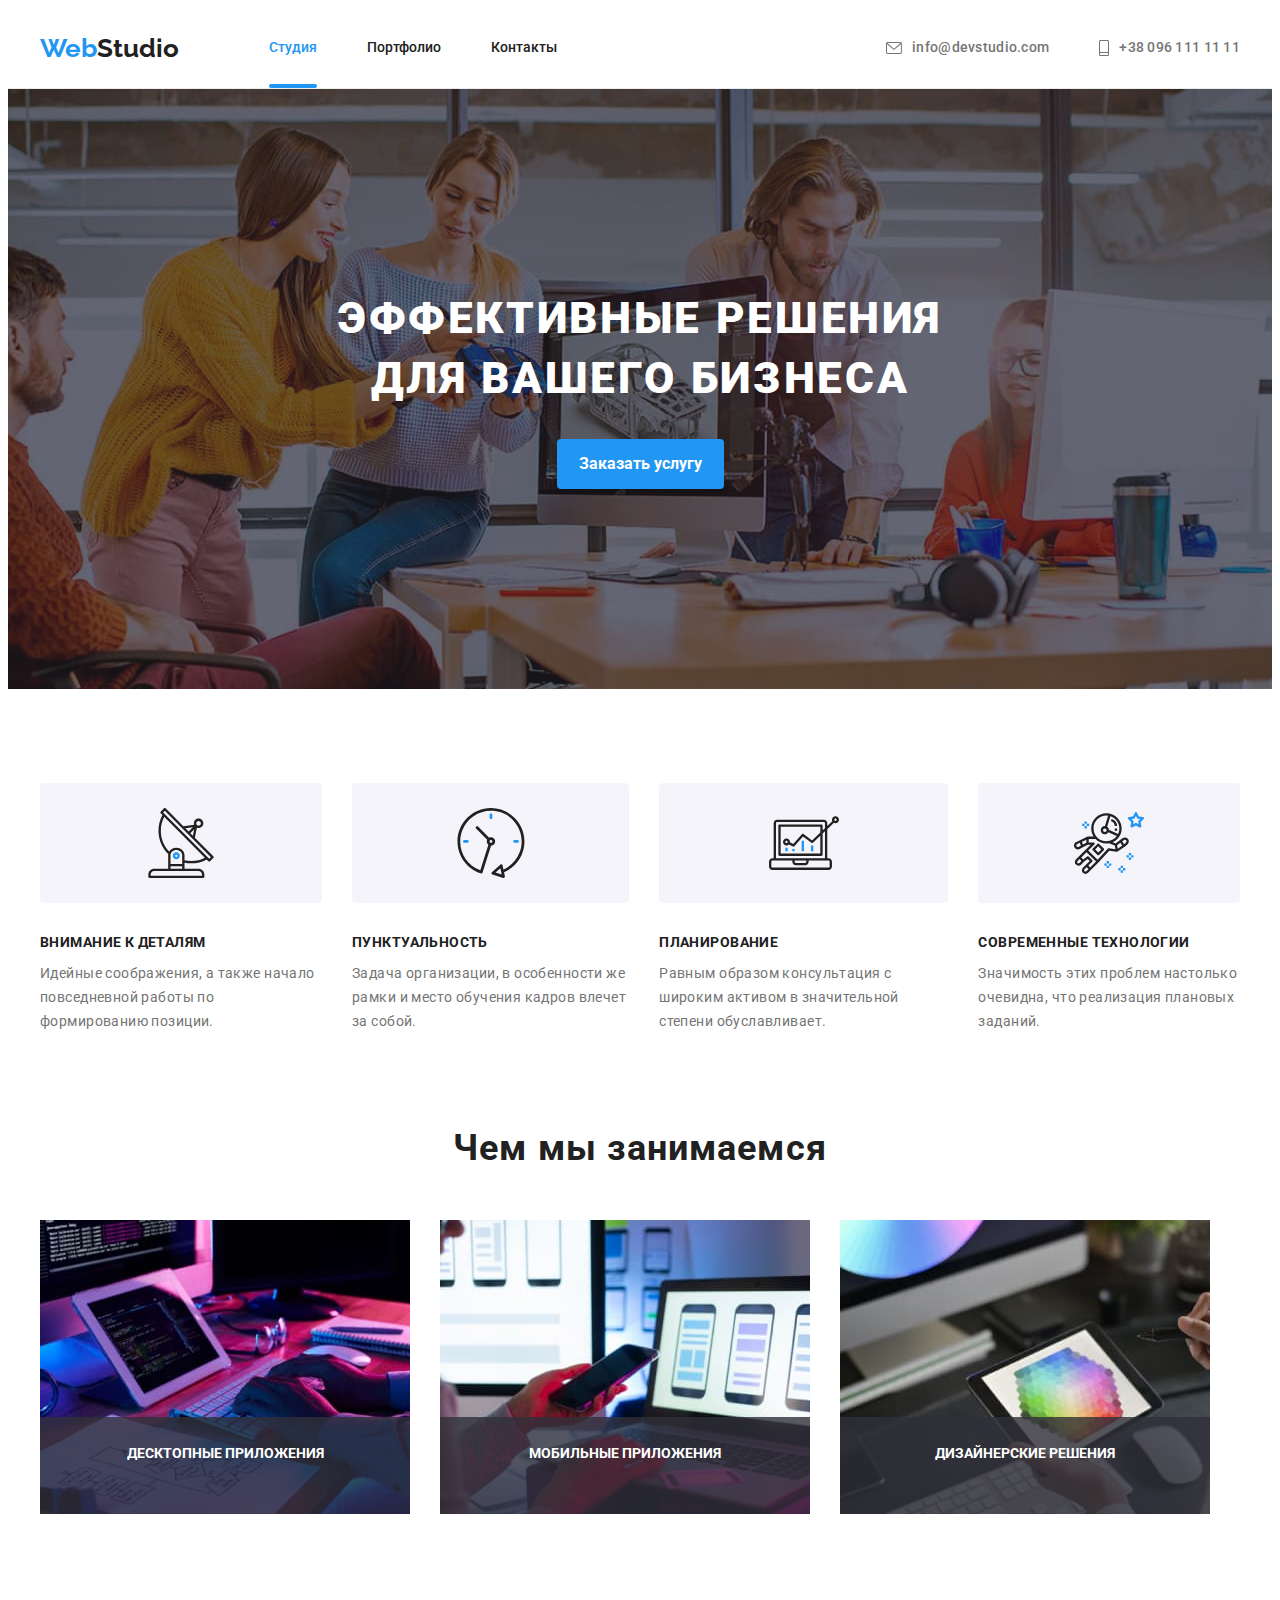
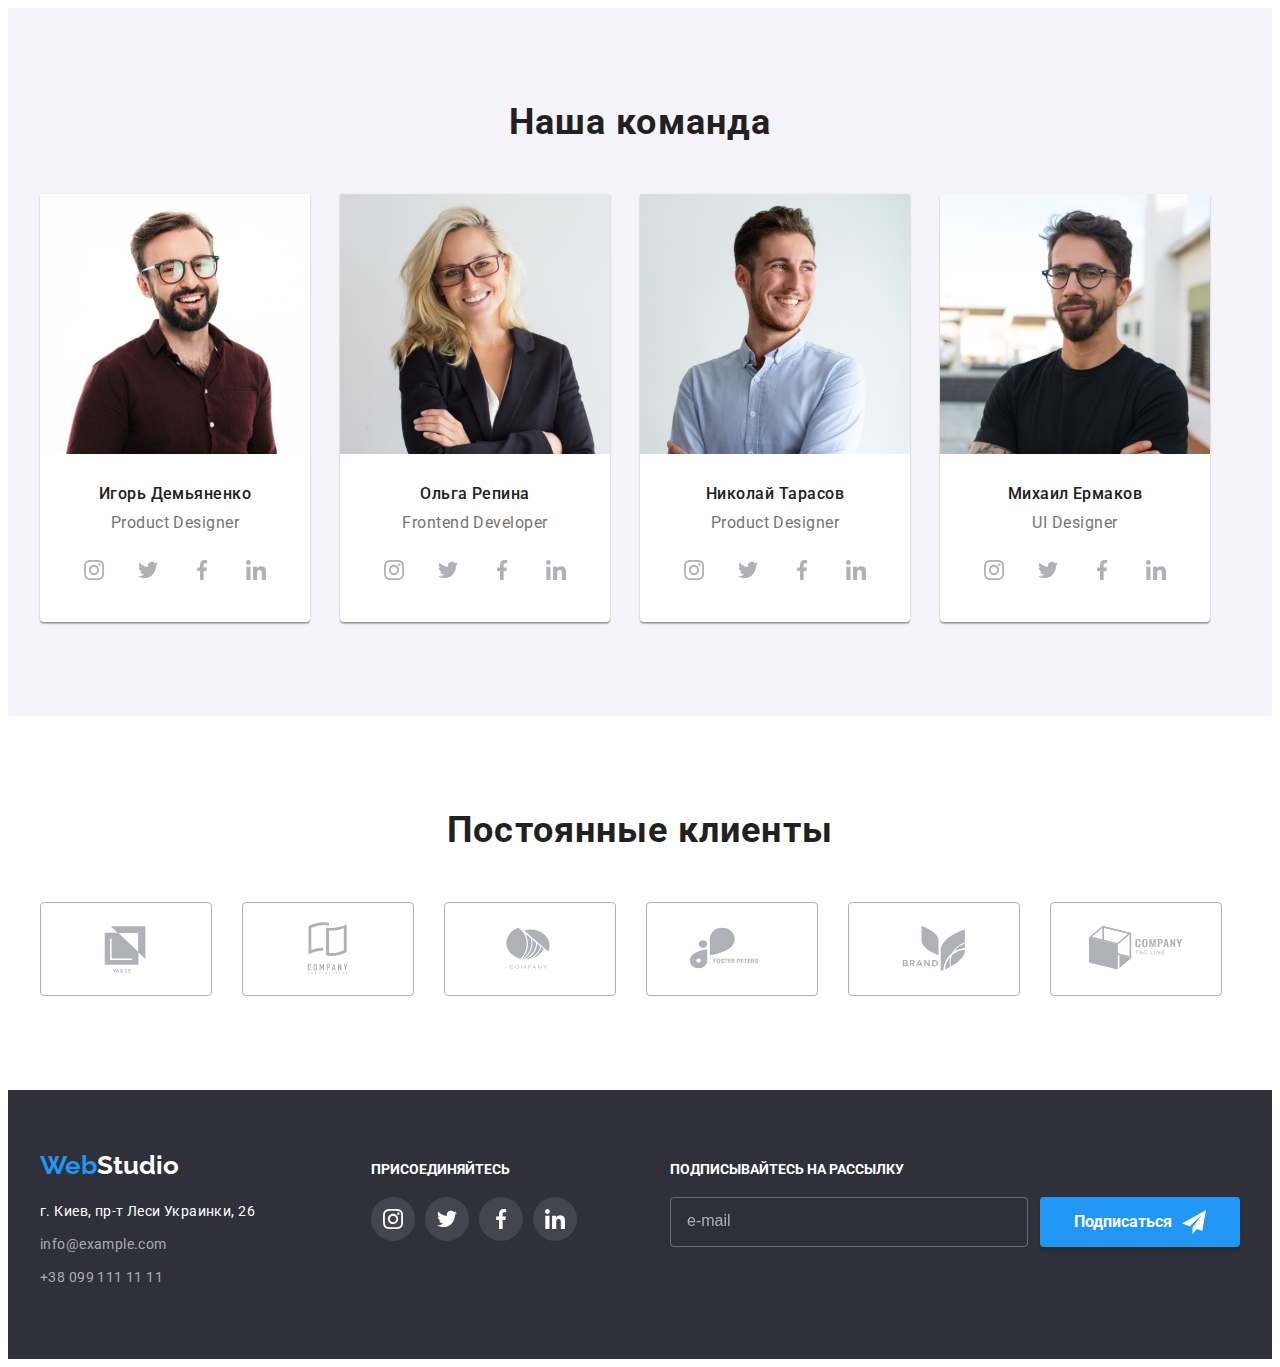
<file: index.html>
<!DOCTYPE html>
<html lang="ru">
  <head>
    <meta charset="UTF-8" />
    <meta http-equiv="X-UA-Compatible" content="IE=edge" />
    <meta name="viewport" content="width=device-width, initial-scale=1.0" />
    <title>Webstudio</title>
    <link rel="preconnect" href="https://fonts.googleapis.com" />
    <link rel="preconnect" href="https://fonts.gstatic.com" crossorigin />
    <link
      href="https://fonts.googleapis.com/css2?family=Raleway:wght@700&family=Roboto:wght@400;500;700;900&display=swap"
      rel="stylesheet"
    />
    <link
      rel="stylesheet"
      href="https://cdnjs.cloudflare.com/ajax/libs/modern-normalize/1.1.0/modern-normalize.min.css"
      integrity="sha512-wpPYUAdjBVSE4KJnH1VR1HeZfpl1ub8YT/NKx4PuQ5NmX2tKuGu6U/JRp5y+Y8XG2tV+wKQpNHVUX03MfMFn9Q=="
      crossorigin="anonymous"
      referrerpolicy="no-referrer"
    />
    <link rel="stylesheet" href="./css/style.css" />
  </head>
  <body>
    <header class="header">
      <div class="container div-header">
        <a class="link header-logo" href=""
          >Web<span class="header-logo-part">Studio</span></a
        >
        <nav class="header-nav">
          <ul class="list header-list">
            <li class="header-item">
              <a class="link header-link curent" href="">Студия</a>
            </li>
            <li class="header-item">
              <a class="link header-link" href="./portfolio.html">Портфолио</a>
            </li>
            <li class="header-item">
              <a class="link header-link" href="">Контакты</a>
            </li>
          </ul>
        </nav>
        <ul class="list header-info">
          <li class="header-info-item">
            <a class="link header-mail" href="mailto:info@devstudio.com"
              ><svg class="header-mail-icon" width="16" height="12">
                <use href="./images/icons.svg#icon-envelope-header"></use></svg
              >info@devstudio.com</a
            >
          </li>
          <li class="header-info-item">
            <a class="link header-tell" href="tel:+380961111111"
              ><svg class="header-tell-icon" width="10" height="16">
                <use href="./images/icons.svg#icon-Vector-header"></use></svg
              >+38 096 111 11 11</a
            >
          </li>
        </ul>
      </div>
    </header>
    <main>
      <section class="hero">
        <div class="container">
          <h1 class="hero-title">Эффективные решения для вашего бизнеса</h1>
          <button type="button" class="hero-btn" data-modal-open>
            Заказать услугу
          </button>
        </div>
      </section>
      <section class="section benefits">
        <div class="container">
          <h2 class="benefits-title visually-hidden">Наши преимущества</h2>
          <ul class="list benefits-list">
            <li class="benefits-item">
              <div class="benefits-icon-item">
                <svg class="benefits-icon" width="70" height="70">
                  <use href="./images/icons.svg#icon-antenna"></use>
                </svg>
              </div>
              <h3 class="benefits-h3">Внимание к деталям</h3>
              <p class="benefits-pr">
                Идейные соображения, а также начало повседневной работы по
                формированию позиции.
              </p>
            </li>
            <li class="benefits-item">
              <div class="benefits-icon-item">
                <svg class="benefits-icon" width="70" height="70">
                  <use href="./images/icons.svg#icon-clock"></use>
                </svg>
              </div>
              <h3 class="benefits-h3">Пунктуальность</h3>
              <p class="benefits-pr">
                Задача организации, в особенности же рамки и место обучения
                кадров влечет за собой.
              </p>
            </li>
            <li class="benefits-item">
              <div class="benefits-icon-item">
                <svg class="benefits-icon" width="70" height="70">
                  <use href="./images/icons.svg#icon-diagram"></use>
                </svg>
              </div>
              <h3 class="benefits-h3">Планирование</h3>
              <p class="benefits-pr">
                Равным образом консультация с широким активом в значительной
                степени обуславливает.
              </p>
            </li>
            <li class="benefits-item">
              <div class="benefits-icon-item">
                <svg class="benefits-icon" width="70" height="70">
                  <use href="./images/icons.svg#icon-astronaut"></use>
                </svg>
              </div>
              <h3 class="benefits-h3">Современные технологии</h3>
              <p class="benefits-pr">
                Значимость этих проблем настолько очевидна, что реализация
                плановых заданий.
              </p>
            </li>
          </ul>
        </div>
      </section>
      <section class="section work">
        <div class="container">
          <h2 class="work-title">Чем мы занимаемся</h2>
          <ul class="list work-list">
            <li class="work-item">
              <img
                src="./images/1img.jpg"
                alt="печатает"
                width="370"
                height="294"
              />
              <div class="work-div">
                <h3 class="work-div-h3">ДЕСКТОПНЫЕ ПРИЛОЖЕНИЯ</h3>
              </div>
            </li>
            <li class="work-item">
              <img
                src="./images/1img2.jpg"
                alt="смотрит на экран"
                width="370"
                height="294"
              />
              <div class="work-div">
                <h3 class="work-div-h3">МОБИЛЬНЫЕ ПРИЛОЖЕНИЯ</h3>
              </div>
            </li>
            <li class="work-item">
              <img
                src="./images/1img3.jpg"
                alt="работает с планшетом"
                width="370"
                height="294"
              />
              <div class="work-div">
                <h3 class="work-div-h3">ДИЗАЙНЕРСКИЕ РЕШЕНИЯ</h3>
              </div>
            </li>
          </ul>
        </div>
      </section>
      <section class="section team">
        <div class="container">
          <h2 class="team-title">Наша команда</h2>
          <ul class="list team-list">
            <li class="team-item">
              <img
                src="./images/2img1.jpg"
                alt="Игорь Демьяненко"
                width="270"
                height="260"
              />
              <div class="team-div-img">
                <h3 class="team-name">Игорь Демьяненко</h3>
                <p lang="en" class="team-pr">Product Designer</p>
                <ul class="team-social-list list">
                  <li class="team-social-item">
                    <a href="" class="team-social-link">
                      <svg class="team-social-icon" width="20" height="20">
                        <use href="./images/icons.svg#icon-instagram"></use>
                      </svg>
                    </a>
                  </li>
                  <li class="team-social-item">
                    <a href="" class="team-social-link">
                      <svg class="team-social-icon" width="20" height="20">
                        <use href="./images/icons.svg#icon-twitter"></use></svg
                    ></a>
                  </li>
                  <li class="team-social-item">
                    <a href="" class="team-social-link">
                      <svg class="team-social-icon" width="20" height="20">
                        <use href="./images/icons.svg#icon-facebook"></use>
                      </svg>
                    </a>
                  </li>
                  <li class="team-social-item">
                    <a href="" class="team-social-link">
                      <svg class="team-social-icon" width="20" height="20">
                        <use href="./images/icons.svg#icon-linkedin"></use>
                      </svg>
                    </a>
                  </li>
                </ul>
              </div>
            </li>
            <li class="team-item">
              <img
                src="./images/2img2.jpg"
                alt="Ольга Репина"
                width="270"
                height="260"
              />
              <div class="team-div-img">
                <h3 class="team-name">Ольга Репина</h3>
                <p lang="en" class="team-pr">Frontend Developer</p>
                <ul class="team-social-list list">
                  <li class="team-social-item">
                    <a href="" class="team-social-link">
                      <svg class="team-social-icon" width="20" height="20">
                        <use href="./images/icons.svg#icon-instagram"></use>
                      </svg>
                    </a>
                  </li>
                  <li class="team-social-item">
                    <a href="" class="team-social-link">
                      <svg class="team-social-icon" width="20" height="20">
                        <use href="./images/icons.svg#icon-twitter"></use></svg
                    ></a>
                  </li>
                  <li class="team-social-item">
                    <a href="" class="team-social-link">
                      <svg class="team-social-icon" width="20" height="20">
                        <use href="./images/icons.svg#icon-facebook"></use>
                      </svg>
                    </a>
                  </li>
                  <li class="team-social-item">
                    <a href="" class="team-social-link">
                      <svg class="team-social-icon" width="20" height="20">
                        <use href="./images/icons.svg#icon-linkedin"></use>
                      </svg>
                    </a>
                  </li>
                </ul>
              </div>
            </li>
            <li class="team-item">
              <img
                src="./images/2img3.jpg"
                alt="Николай Тарасов"
                width="270"
                height="260"
              />
              <div class="team-div-img">
                <h3 class="team-name">Николай Тарасов</h3>
                <p lang="en" class="team-pr">Product Designer</p>
                <ul class="team-social-list list">
                  <li class="team-social-item">
                    <a href="" class="team-social-link">
                      <svg class="team-social-icon" width="20" height="20">
                        <use href="./images/icons.svg#icon-instagram"></use>
                      </svg>
                    </a>
                  </li>
                  <li class="team-social-item">
                    <a href="" class="team-social-link">
                      <svg class="team-social-icon" width="20" height="20">
                        <use href="./images/icons.svg#icon-twitter"></use></svg
                    ></a>
                  </li>
                  <li class="team-social-item">
                    <a href="" class="team-social-link">
                      <svg class="team-social-icon" width="20" height="20">
                        <use href="./images/icons.svg#icon-facebook"></use>
                      </svg>
                    </a>
                  </li>
                  <li class="team-social-item">
                    <a href="" class="team-social-link">
                      <svg class="team-social-icon" width="20" height="20">
                        <use href="./images/icons.svg#icon-linkedin"></use>
                      </svg>
                    </a>
                  </li>
                </ul>
              </div>
            </li>
            <li class="team-item">
              <img
                src="./images/2img4.jpg"
                alt="Михаил Ермаков"
                width="270"
                height="260"
              />
              <div class="team-div-img">
                <h3 class="team-name">Михаил Ермаков</h3>
                <p lang="en" class="team-pr">UI Designer</p>
                <ul class="team-social-list list">
                  <li class="team-social-item">
                    <a href="" class="team-social-link">
                      <svg class="team-social-icon" width="20" height="20">
                        <use href="./images/icons.svg#icon-instagram"></use>
                      </svg>
                    </a>
                  </li>
                  <li class="team-social-item">
                    <a href="" class="team-social-link">
                      <svg class="team-social-icon" width="20" height="20">
                        <use href="./images/icons.svg#icon-twitter"></use></svg
                    ></a>
                  </li>
                  <li class="team-social-item">
                    <a href="" class="team-social-link">
                      <svg class="team-social-icon" width="20" height="20">
                        <use href="./images/icons.svg#icon-facebook"></use>
                      </svg>
                    </a>
                  </li>
                  <li class="team-social-item">
                    <a href="" class="team-social-link">
                      <svg class="team-social-icon" width="20" height="20">
                        <use href="./images/icons.svg#icon-linkedin"></use>
                      </svg>
                    </a>
                  </li>
                </ul>
              </div>
            </li>
          </ul>
        </div>
      </section>
      <section class="section">
        <div class="container">
          <h1 class="regular-customers-title">Постоянные клиенты</h1>
          <ul class="regular-customers-list list">
            <li class="regular-customers-item">
              <a href="" class="regular-customer-link">
                <svg class="regular-customer-icon" width="106" height="60">
                  <use
                    href="./images/icons.svg#icon-regular-customers-Logo1"
                  ></use>
                </svg>
              </a>
            </li>
            <li class="regular-customers-item">
              <a href="" class="regular-customer-link">
                <svg class="regular-customer-icon" width="106" height="60">
                  <use
                    href="./images/icons.svg#icon-regular-customers-Logo2"
                  ></use>
                </svg>
              </a>
            </li>
            <li class="regular-customers-item">
              <a href="" class="regular-customer-link">
                <svg class="regular-customer-icon" width="106" height="60">
                  <use
                    href="./images/icons.svg#icon-regular-customers-Logo3"
                  ></use>
                </svg>
              </a>
            </li>
            <li class="regular-customers-item">
              <a href="" class="regular-customer-link">
                <svg class="regular-customer-icon" width="106" height="60">
                  <use
                    href="./images/icons.svg#icon-regular-customers-Logo4"
                  ></use>
                </svg>
              </a>
            </li>
            <li class="regular-customers-item">
              <a href="" class="regular-customer-link">
                <svg class="regular-customer-icon" width="106" height="60">
                  <use
                    href="./images/icons.svg#icon-regular-customers-Logo5"
                  ></use>
                </svg>
              </a>
            </li>
            <li class="regular-customers-item">
              <a href="" class="regular-customer-link">
                <svg class="regular-customer-icon" width="106" height="60">
                  <use
                    href="./images/icons.svg#icon-regular-customers-Logo-6"
                  ></use>
                </svg>
              </a>
            </li>
          </ul>
        </div>
      </section>
    </main>
    <footer class="footer">
      <div class="container footer-div">
        <div class="footer-div-address-logo">
          <a class="link footer-logo" href=""
            >Web<span class="footer-logo-part">Studio</span>
          </a>
          <address class="footer-address">
            <ul class="list footer-list">
              <li class="footer-item">
                <a
                  class="link footer-location"
                  href="https://goo.gl/maps/NZAnRx6Gh4YfAg6n8"
                  target="_blank"
                  rel="noopener noreferre"
                  >г. Киев, пр-т Леси Украинки, 26</a
                >
              </li>
              <li class="footer-item">
                <a class="link footer-item-mail" href="mailto:info@example.com"
                  >info@example.com</a
                >
              </li>
              <li class="footer-item">
                <a class="link footer-item-tell" href="tel:+380991111111"
                  >+38 099 111 11 11</a
                >
              </li>
            </ul>
          </address>
        </div>
        <div class="footer-div-social-icon">
          <h3 class="footer-social-titel">ПРИСОЕДИНЯЙТЕСЬ</h3>
          <ul class="list footer-social-list">
            <li class="footer-social-item">
              <a href="" class="footer-social-link">
                <svg class="footer-social-icon" width="20" height="20">
                  <use href="./images/icons.svg#icon-instagram"></use>
                </svg>
              </a>
            </li>
            <li class="footer-social-item">
              <a href="" class="footer-social-link">
                <svg class="footer-social-icon" width="20" height="20">
                  <use href="./images/icons.svg#icon-twitter"></use></svg
              ></a>
            </li>
            <li class="footer-social-item">
              <a href="" class="footer-social-link">
                <svg class="footer-social-icon" width="20" height="20">
                  <use href="./images/icons.svg#icon-facebook"></use>
                </svg>
              </a>
            </li>
            <li class="footer-social-item">
              <a href="" class="footer-social-link">
                <svg class="footer-social-icon" width="20" height="20">
                  <use href="./images/icons.svg#icon-linkedin"></use>
                </svg>
              </a>
            </li>
          </ul>
        </div>
        <div class="footer-div-subscription">
          <h3 class="footer-title-subscription">ПОДПИСЫВАЙТЕСЬ НА РАССЫЛКУ</h3>
          <form action="#" class="footer-form-input-button">
            <input
              type="email"
              class="footer-form-subscription"
              placeholder="e-mail"
              name="email"
            />
            <button type="submit" class="footer-subscription-button">
              Подписаться<svg
                class="footer-subscription-button-icon"
                width="24"
                height="24"
              >
                <use href="./images/icons.svg#icon-airplan-button"></use>
              </svg>
            </button>
          </form>
        </div>
      </div>
    </footer>
    <div class="backdrop is-hidden" data-modal>
      <div class="modal">
        <button type="button" class="modal-close" data-modal-close>
          <svg class="modal-close-icon" width="11" height="11">
            <use href="./images/icons.svg#icon-Vectormodalwind"></use>
          </svg>
        </button>
        <p class="modal-title">Оставьте свои данные, мы вам перезвоним</p>
        <form action="#">
          <label class="label-modal"
            >Имя
            <input type="text" class="form-input" name="user-name" required />
            <svg class="input-icon" width="12" height="12">
              <use href="./images/icons.svg#icon-modal-name"></use>
            </svg>
          </label>
          <label class="label-modal"
            >Телефон
            <input type="tel" class="form-input" name="user-tel" required />
            <svg class="input-icon" width="13" height="13">
              <use href="./images/icons.svg#icon-modal-tel"></use>
            </svg>
          </label>
          <label class="label-modal"
            >Почта
            <input type="email" class="form-input" name="user-email" required />
            <svg class="input-icon" width="15" height="12">
              <use href="./images/icons.svg#icon-modal-email"></use>
            </svg>
          </label>
          <label class="label-user-comments" for="user-text">Коментарии</label>
          <textarea
            name="user-text"
            class="form-user-comments"
            placeholder="Введите текст"
            id="user-text"
          ></textarea>
          <div class="div-checkbox">
            <input
              type="checkbox"
              class="modal-checkbox visually-hidden"
              name="checkbox"
              required
              id="checkbox"
            />
            <label for="checkbox" class="text-checkbox">
              Соглашаюсь с рассылкой и принимаю
              <span
                ><a href="" class="link terms-of-an-agreement"
                  >Условия договора</a
                ></span
              >
            </label>
          </div>
          <button type="submit" class="modal-button">Отправить</button>
        </form>
      </div>
    </div>
    <script src="./js/modal.js"></script>
  </body>
</html>

<!-- required атрибут важности полей, без заполнения их фотма не отправится -->
</file>
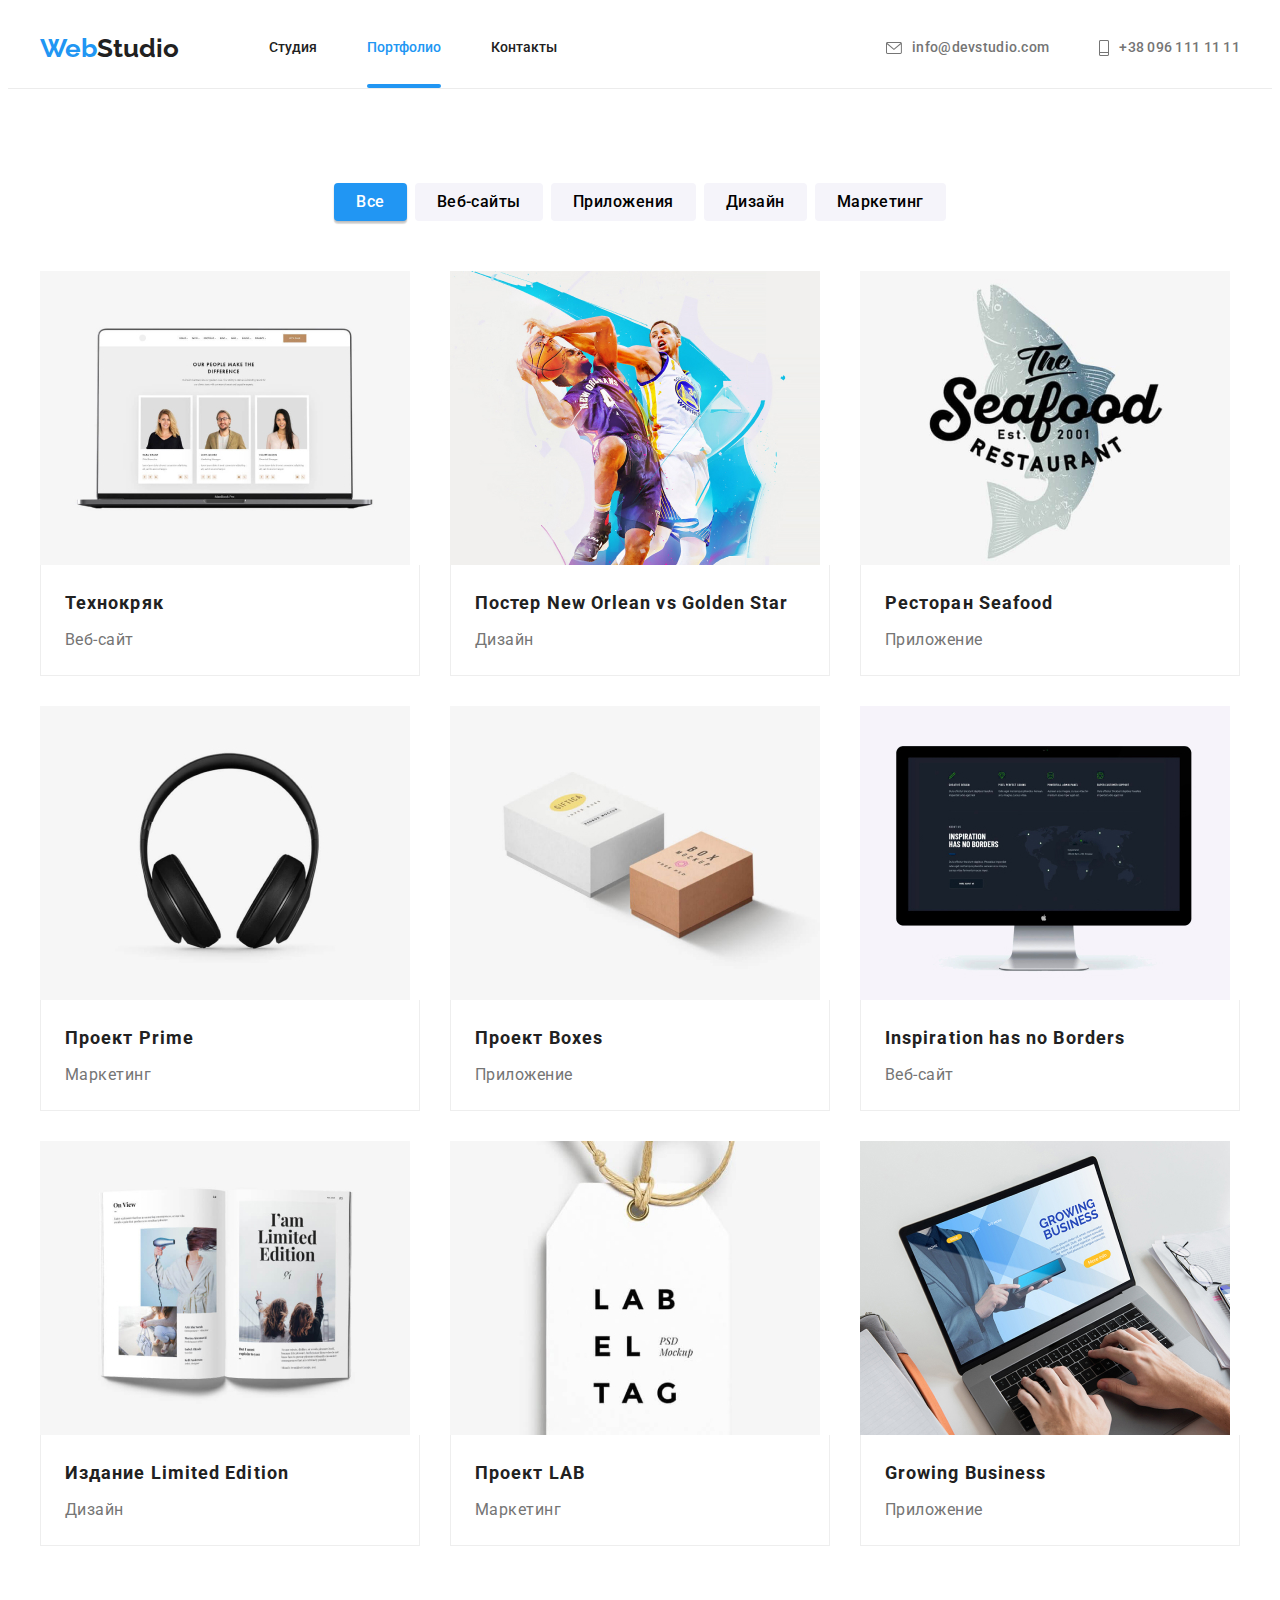
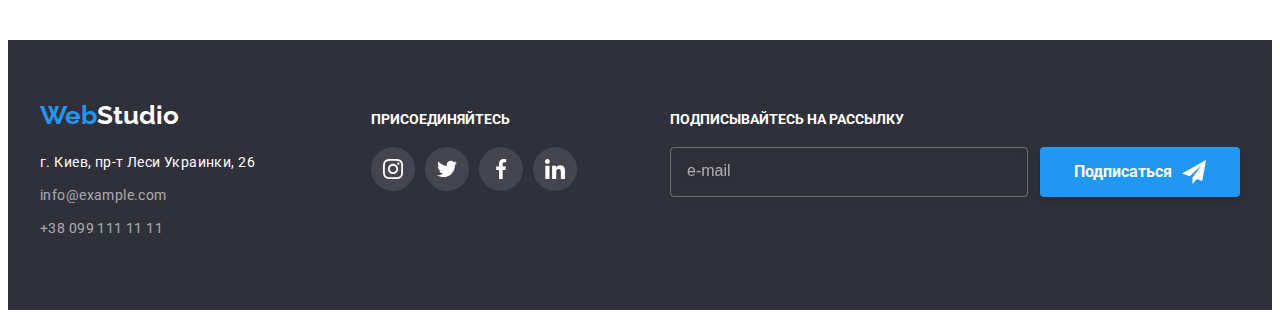
<file: portfolio.html>
<!DOCTYPE html>
<html lang="en">
  <head>
    <meta charset="UTF-8" />
    <meta http-equiv="X-UA-Compatible" content="IE=edge" />
    <meta name="viewport" content="width=device-width, initial-scale=1.0" />
    <title>Document</title>
    <link rel="preconnect" href="https://fonts.googleapis.com" />
    <link rel="preconnect" href="https://fonts.gstatic.com" crossorigin />
    <link
      href="https://fonts.googleapis.com/css2?family=Raleway:wght@700&family=Roboto:wght@400;500;700;900&display=swap"
      rel="stylesheet"
    />
    <link
      rel="stylesheet"
      href="https://cdnjs.cloudflare.com/ajax/libs/modern-normalize/1.1.0/modern-normalize.min.css"
      integrity="sha512-wpPYUAdjBVSE4KJnH1VR1HeZfpl1ub8YT/NKx4PuQ5NmX2tKuGu6U/JRp5y+Y8XG2tV+wKQpNHVUX03MfMFn9Q=="
      crossorigin="anonymous"
      referrerpolicy="no-referrer"
    />
    <link rel="stylesheet" href="./css/style.css " />
  </head>
  <body>
    <header class="header">
      <div class="container div-header">
        <a class="link header-logo" href=""
          >Web<span class="header-logo-part">Studio</span></a
        >
        <nav class="header-nav">
          <ul class="list header-list">
            <li class="header-item">
              <a class="link header-link" href="./index.html">Студия</a>
            </li>
            <li class="header-item">
              <a class="link header-link curent" href="./portfolio.html"
                >Портфолио</a
              >
            </li>
            <li class="header-item">
              <a class="link header-link" href="">Контакты</a>
            </li>
          </ul>
        </nav>
        <ul class="list header-info">
          <li class="header-info-item">
            <a class="link header-mail" href="mailto:info@devstudio.com"
              ><svg class="header-mail-icon" width="16" height="12">
                <use href="./images/icons.svg#icon-envelope-header"></use></svg
              >info@devstudio.com</a
            >
          </li>
          <li class="header-info-item">
            <a class="link header-tell" href="tel:+380961111111"
              ><svg class="header-tell-icon" width="10" height="16">
                <use href="./images/icons.svg#icon-Vector-header"></use></svg
              >+38 096 111 11 11</a
            >
          </li>
        </ul>
      </div>
    </header>
    <main>
      <section class="section portfolio">
        <div class="container">
          <h1 class="visually-hidden"></h1>
          <ul class="list portfolio-list-button">
            <li class="portfolio-btn-li">
              <button type="button" class="portfolio-btn curent2">Все</button>
            </li>
            <li class="portfolio-btn-li">
              <button type="button" class="portfolio-btn">Веб-сайты</button>
            </li>
            <li class="portfolio-btn-li">
              <button type="button" class="portfolio-btn">Приложения</button>
            </li>
            <li class="portfolio-btn-li">
              <button type="button" class="portfolio-btn">Дизайн</button>
            </li>
            <li class="portfolio-btn-li">
              <button type="button" class="portfolio-btn">Маркетинг</button>
            </li>
          </ul>
          <ul class="list portfolio-list">
            <li class="portfolio-item">
              <a class="portfolio-link link" href="">
                <div class="portfolio-div-img">
                  <img
                    src="./images/3img1.jpg"
                    alt="ноутбук"
                    width="370"
                    height="294"
                  />
                  <p class="portfolio-text-img">
                    Технокряк это современная площадка распространения
                    коронавируса. Компании используют эту платформу для
                    цифрового шпионажа и атак на защищённые сервера конкурентов.
                  </p>
                </div>
                <div class="div-portfolio-text">
                  <h2 class="portfolio-title">Технокряк</h2>
                  <p class="portfolio-pr">Веб-сайт</p>
                </div>
              </a>
            </li>
            <li class="portfolio-item">
              <a class="portfolio-link link" href="">
                <div class="portfolio-div-img">
                  <img
                    src="./images/3img2.jpg"
                    alt="баскетбол"
                    width="370"
                    height="294"
                  />
                  <p class="portfolio-text-img">
                    Технокряк это современная площадка распространения
                    коронавируса. Компании используют эту платформу для
                    цифрового шпионажа и атак на защищённые сервера конкурентов.
                  </p>
                </div>
                <div class="div-portfolio-text">
                  <h2 class="portfolio-title">
                    Постер <span lang="en">New Orlean vs Golden Star</span>
                  </h2>
                  <p class="portfolio-pr">Дизайн</p>
                </div>
              </a>
            </li>
            <li class="portfolio-item">
              <a class="portfolio-link link" href="">
                <div class="portfolio-div-img">
                  <img
                    src="./images/3img3.jpg"
                    alt="лого ресторана"
                    width="370"
                    height="294"
                  />
                  <p class="portfolio-text-img">
                    Технокряк это современная площадка распространения
                    коронавируса. Компании используют эту платформу для
                    цифрового шпионажа и атак на защищённые сервера конкурентов.
                  </p>
                </div>
                <div class="div-portfolio-text">
                  <h2 class="portfolio-title">
                    Ресторан <span lang="en">Seafood</span>
                  </h2>
                  <p class="portfolio-pr">Приложение</p>
                </div>
              </a>
            </li>
            <li class="portfolio-item">
              <a class="portfolio-link link" href="">
                <div class="portfolio-div-img">
                  <img
                    src="./images/3img4.jpg"
                    alt="наушники"
                    width="370"
                    height="294"
                  />
                  <p class="portfolio-text-img">
                    Технокряк это современная площадка распространения
                    коронавируса. Компании используют эту платформу для
                    цифрового шпионажа и атак на защищённые сервера конкурентов.
                  </p>
                </div>
                <div class="div-portfolio-text">
                  <h2 class="portfolio-title">
                    Проект <span lang="en">Prime</span>
                  </h2>
                  <p class="portfolio-pr">Маркетинг</p>
                </div>
              </a>
            </li>
            <li class="portfolio-item">
              <a class="portfolio-link link" href="">
                <div class="portfolio-div-img">
                  <img
                    src="./images/3img5.jpg"
                    alt="коробки"
                    width="370"
                    height="294"
                  />
                  <p class="portfolio-text-img">
                    Технокряк это современная площадка распространения
                    коронавируса. Компании используют эту платформу для
                    цифрового шпионажа и атак на защищённые сервера конкурентов.
                  </p>
                </div>
                <div class="div-portfolio-text">
                  <h2 class="portfolio-title">
                    Проект <span lang="en">Boxes</span>
                  </h2>
                  <p class="portfolio-pr">Приложение</p>
                </div>
              </a>
            </li>
            <li class="portfolio-item">
              <a class="link portfolio-link" href="">
                <div class="portfolio-div-img">
                  <img
                    src="./images/3img6.jpg"
                    alt="монитор"
                    width="370"
                    height="294"
                  />
                  <p class="portfolio-text-img">
                    Технокряк это современная площадка распространения
                    коронавируса. Компании используют эту платформу для
                    цифрового шпионажа и атак на защищённые сервера конкурентов.
                  </p>
                </div>
                <div class="div-portfolio-text">
                  <h2 lang="en" class="portfolio-title">
                    Inspiration has no Borders
                  </h2>
                  <p class="portfolio-pr">Веб-сайт</p>
                </div>
              </a>
            </li>
            <li class="portfolio-item">
              <a class="portfolio-link link" href="">
                <div class="portfolio-div-img">
                  <img
                    src="./images/3img7.jpg"
                    alt="книга"
                    width="370"
                    height="294"
                  />
                  <p class="portfolio-text-img">
                    Технокряк это современная площадка распространения
                    коронавируса. Компании используют эту платформу для
                    цифрового шпионажа и атак на защищённые сервера конкурентов.
                  </p>
                </div>
                <div class="div-portfolio-text">
                  <h2 class="portfolio-title">
                    Издание <span lang="en">Limited Edition</span>
                  </h2>
                  <p class="portfolio-pr">Дизайн</p>
                </div>
              </a>
            </li>
            <li class="portfolio-item">
              <a class="portfolio-link link" href="">
                <div class="portfolio-div-img">
                  <img
                    src="./images/3img8.jpg"
                    alt="бирка"
                    width="370"
                    height="294"
                  />
                  <p class="portfolio-text-img">
                    Технокряк это современная площадка распространения
                    коронавируса. Компании используют эту платформу для
                    цифрового шпионажа и атак на защищённые сервера конкурентов.
                  </p>
                </div>
                <div class="div-portfolio-text">
                  <h2 class="portfolio-title">Проект LAB</h2>
                  <p class="portfolio-pr">Маркетинг</p>
                </div>
              </a>
            </li>
            <li class="portfolio-item">
              <a class="portfolio-link link" href="">
                <div class="portfolio-div-img">
                  <img
                    src="./images/3img9.jpg"
                    alt="руки на ноутбуке"
                    width="370"
                    height="294"
                  />
                  <p class="portfolio-text-img">
                    Технокряк это современная площадка распространения
                    коронавируса. Компании используют эту платформу для
                    цифрового шпионажа и атак на защищённые сервера конкурентов.
                  </p>
                </div>
                <div class="div-portfolio-text">
                  <h2 lang="en" class="portfolio-title">Growing Business</h2>
                  <p class="portfolio-pr">Приложение</p>
                </div>
              </a>
            </li>
          </ul>
        </div>
      </section>
    </main>
    <footer class="footer">
      <div class="container footer-div">
        <div class="footer-div-address-logo">
          <a class="link footer-logo" href=""
            >Web<span class="footer-logo-part">Studio</span>
          </a>
          <address class="footer-address">
            <ul class="list footer-list">
              <li class="footer-item">
                <a
                  class="link footer-location"
                  href="https://goo.gl/maps/NZAnRx6Gh4YfAg6n8"
                  target="_blank"
                  rel="noopener noreferre"
                  >г. Киев, пр-т Леси Украинки, 26</a
                >
              </li>
              <li class="footer-item">
                <a class="link footer-item-mail" href="mailto:info@example.com"
                  >info@example.com</a
                >
              </li>
              <li class="footer-item">
                <a class="link footer-item-tell" href="tel:+380991111111"
                  >+38 099 111 11 11</a
                >
              </li>
            </ul>
          </address>
        </div>
        <div class="footer-div-social-icon">
          <h3 class="footer-social-titel">ПРИСОЕДИНЯЙТЕСЬ</h3>
          <ul class="list footer-social-list">
            <li class="footer-social-item">
              <a href="" class="footer-social-link">
                <svg class="footer-social-icon" width="20" height="20">
                  <use href="./images/icons.svg#icon-instagram"></use>
                </svg>
              </a>
            </li>
            <li class="footer-social-item">
              <a href="" class="footer-social-link">
                <svg class="footer-social-icon" width="20" height="20">
                  <use href="./images/icons.svg#icon-twitter"></use></svg
              ></a>
            </li>
            <li class="footer-social-item">
              <a href="" class="footer-social-link">
                <svg class="footer-social-icon" width="20" height="20">
                  <use href="./images/icons.svg#icon-facebook"></use>
                </svg>
              </a>
            </li>
            <li class="footer-social-item">
              <a href="" class="footer-social-link">
                <svg class="footer-social-icon" width="20" height="20">
                  <use href="./images/icons.svg#icon-linkedin"></use>
                </svg>
              </a>
            </li>
          </ul>
        </div>
        <div class="footer-div-subscription">
          <h3 class="footer-title-subscription">ПОДПИСЫВАЙТЕСЬ НА РАССЫЛКУ</h3>
          <form action="#" class="footer-form-input-button">
            <input
              type="email"
              class="footer-form-subscription"
              placeholder="e-mail"
              name="email"
            />
            <button type="submit" class="footer-subscription-button">
              Подписаться<svg
                class="footer-subscription-button-icon"
                width="24"
                height="24"
              >
                <use href="./images/icons.svg#icon-airplan-button"></use>
              </svg>
            </button>
          </form>
        </div>
      </div>
    </footer>
    <script src="./js/modal.js"></script>
  </body>
</html>
</file>
<file: css/style.css>
:root {
  --heading: #212121;
  --blue: #2196f3;
  --paragraph: #757575;
  --bg: #2f303a;
  --white: #ffffff;
}

body {
  font-family: "Roboto", sans-serif;
}

p,
h1,
h2,
h3,
h4,
h5,
h6 {
  margin: 0;
}

ul {
  margin: 0;
  padding: 0;
}

button {
  cursor: pointer;
}

.container {
  width: 1200px;
  padding-left: 15px;
  padding-right: 15px;
  margin: 0 auto;
}

img {
  display: block;
}

.list {
  list-style: none;
}

.link {
  text-decoration: none;
}

/* .portfolio-btn:focus,
.portfolio-btn:hover, */
.header-tell:hover,
.header-mail:hover,
.header-tell:focus,
.header-mail:focus,
.header-link:hover,
.header-link:focus {
  color: var(--blue);
}

.visually-hidden {
  position: absolute;
  white-space: nowrap;
  width: 1px;
  height: 1px;
  overflow: hidden;
  border: 0;
  padding: 0;
  clip: rect(0 0 0 0);
  clip-path: inset(50%);
  margin: -1px;
}

/* header */

.header {
  border-bottom: 1px solid #ececec;
}

.div-header {
  display: flex;
  align-items: center;
}

.header-link {
  font-weight: 500;
  font-size: 14px;
  line-height: 1.14;
  color: var(--heading);
  display: flex;
  /* flex-direction: column; */
  transition: color 250ms cubic-bezier(0.4, 0, 0.2, 1);
}

.curent {
  color: var(--blue);
  position: relative;
}

.curent::after {
  content: "";
  height: 4px;
  width: 100%;
  background-color: var(--blue);
  border-radius: 2px;
  /* margin-top: 28px; */
  position: absolute;
  top: 44px;
}

.header-logo {
  font-family: "Raleway", sans-serif;
  font-weight: 700;
  font-size: 26px;
  line-height: 1.19;
  color: var(--blue);
  padding-top: 25px;
  padding-bottom: 24px;
  margin-right: 90px;
}

.header-logo-part {
  color: var(--heading);
}

.header-list {
  display: flex;
}

.header-item:not(:last-child) {
  margin-right: 50px;
}

.header-info {
  margin-left: auto;
  display: flex;
}

.header-tell,
.header-mail {
  font-weight: 500;
  font-size: 14px;
  line-height: 1.14;
  letter-spacing: 0.02em;
  color: var(--paragraph);
  display: flex;
  align-items: center;
  transition: color 250ms cubic-bezier(0.4, 0, 0.2, 1);
}

.header-tell-icon,
.header-mail-icon {
  margin-right: 10px;
  fill: currentColor;
}

.header-info-item:not(:last-child) {
  margin-right: 50px;
}

/* hero */
.hero {
  text-align: center;
  background: var(--bg);
  background-image: linear-gradient(
      rgba(47, 48, 58, 0.4),
      rgba(47, 48, 58, 0.4)
    ),
    url(../images/Img-fon.jpg);
  background-repeat: no-repeat;
  background-position: center;
  background-size: cover;
  padding-top: 200px;
  padding-bottom: 200px;
  max-width: 1600px;
  margin-left: auto;
  margin-right: auto;
  /* position: relative; */
}

.hero-title {
  font-weight: 900;
  font-size: 44px;
  line-height: 1.36;
  text-align: center;
  letter-spacing: 0.06em;
  text-transform: uppercase;
  color: var(--white);
  margin-left: 250px;
  margin-right: 250px;
}

.hero-btn {
  padding: 10px 22px;
  font-family: inherit;
  font-weight: 700;
  font-size: 16px;
  line-height: 1.875;
  color: var(--white);
  background: var(--blue);
  box-shadow: 0px 4px 4px rgba(0, 0, 0, 0.15);
  border-radius: 4px;
  margin-top: 30px;
  border: transparent;
  transition: background 250ms cubic-bezier(0.4, 0, 0.2, 1);
}

.hero-btn:focus,
.hero-btn:hover {
  background: #188ce8;
}

/* benefit */

.section {
  padding-bottom: 94px;
  padding-top: 94px;
}

.benefits-icon-item {
  background-color: #f5f4fa;
  border-radius: 4px;
  justify-content: center;
  display: flex;
  align-items: center;
  height: 120px;
}
/* 
.benefits-icon {
  margin: 25px 100px 25px 100px;
} */

/* .benefits-icon-item:not(:last-child) {
  margin-right: 30px;
} */

.benefits-item:not(:last-child) {
  margin-right: 30px;
}

.benefits-title {
  font-weight: 700;
  font-size: 36px;
  line-height: 1.16;
  text-align: center;
  letter-spacing: 0.03em;
  color: var(--heading);
}

.benefits-h3 {
  font-weight: 700;
  font-size: 14px;
  line-height: 1.42;
  letter-spacing: 0.03em;
  text-transform: uppercase;
  color: var(--heading);
  margin-bottom: 10px;
  margin-top: 30px;
}

.benefits-list {
  display: flex;
}

.benefits-pr {
  font-size: 14px;
  line-height: 1.71;
  letter-spacing: 0.03em;
  color: var(--paragraph);
}

/* work */

.work {
  padding-top: 0;
}

.work-title {
  font-weight: 700;
  font-size: 36px;
  line-height: 1.16;
  text-align: center;
  letter-spacing: 0.03em;
  color: var(--heading);
  margin-bottom: 50px;
}

.work-list {
  display: flex;
}

.work-item:not(:last-child) {
  margin-right: 30px;
}

.work-item {
  position: relative;
}

.work-div {
  width: 370px;
  height: 70px;
  position: absolute;
  background-color: rgba(47, 48, 58, 0.8);
  text-align: center;
  /* justify-content: center;
  display: flex; */
  padding-top: 27px;
  bottom: 0;
}

.work-div-h3 {
  font-weight: 700;
  font-size: 14px;
  line-height: 1.42;
  /* text-align: center; */
  color: var(--white);
}

/* team */

.team {
  background: #f5f4fa;
}

.team-title {
  font-weight: 700;
  font-size: 36px;
  line-height: 1.16;
  text-align: center;
  letter-spacing: 0.03em;
  color: var(--heading);
  margin-bottom: 50px;
}

.team-list {
  display: flex;
}

.team-item {
  background: #ffff;
  box-shadow: 0px 1px 3px rgba(0, 0, 0, 0.12), 0px 1px 1px rgba(0, 0, 0, 0.14),
    0px 2px 1px rgba(0, 0, 0, 0.2);
  border-radius: 0px 0px 4px 4px;
}

.team-item:not(:last-child) {
  margin-right: 30px;
}

.team-name {
  font-weight: 500;
  font-size: 16px;
  line-height: 1.187;
  text-align: center;
  letter-spacing: 0.03em;
  color: var(--heading);
  margin-bottom: 10px;
}

.team-pr {
  font-size: 16px;
  line-height: 1.187;
  text-align: center;
  letter-spacing: 0.03em;
  color: var(--paragraph);
}

.team-div-img {
  padding-top: 30px;
  padding-bottom: 30px;
}

.team-social-list {
  display: flex;
  margin-top: 16px;
  justify-content: center;
}

.team-social-item:not(:last-child) {
  margin-right: 10px;
}

.team-social-link {
  width: 44px;
  height: 44px;
  border-radius: 50%;
  display: flex;
  justify-content: center;
  align-items: center;
  transition: background-color 250ms cubic-bezier(0.4, 0, 0.2, 1);
}

.team-social-icon {
  fill: #afb1b8;
  transition: fill 250ms cubic-bezier(0.4, 0, 0.2, 1);
}

.team-social-link:hover,
.team-social-link:focus {
  background-color: var(--blue);
}

.team-social-link:hover .team-social-icon,
.team-social-link:focus .team-social-icon {
  fill: var(--white);
}

/* regular-customers */

.regular-customers-title {
  font-weight: 700;
  font-size: 36px;
  line-height: 1.16;
  text-align: center;
  letter-spacing: 0.03em;
  color: var(--heading);
  margin-bottom: 50px;
}

.regular-customers-list {
  display: flex;
}

.regular-customers-item:not(:last-child) {
  margin-right: 30px;
}

/* .regular-customers-item {
  width: 170px;
  height: 92px;
} */

.regular-customer-link {
  width: 170px;
  height: 92px;
  border: 1px solid #afb1b8;
  border-radius: 4px;
  display: flex;
  justify-content: center;
  align-items: center;
  transition: border 250ms cubic-bezier(0.4, 0, 0.2, 1);
}

.regular-customer-icon {
  fill: #afb1b8;
  transition: fill 250ms cubic-bezier(0.4, 0, 0.2, 1);
}

.regular-customer-link:hover,
.regular-customer-link:focus {
  border: 1px solid var(--blue);
}

.regular-customer-link:hover .regular-customer-icon,
.regular-customer-link:focus .regular-customer-icon {
  fill: var(--blue);
}

/* footer */

.footer {
  background: var(--bg);
  padding-bottom: 60px;
  padding-top: 60px;
}

.footer-div {
  display: flex;
  align-items: baseline;
}

.footer-div-address-logo {
  flex-grow: 1;
  margin-right: 70px;
}

.footer-logo {
  font-family: "Raleway", sans-serif;
  font-weight: 700;
  font-size: 26px;
  line-height: 1.19;
  color: var(--blue);
  margin-bottom: 20px;
  display: block;
}

.footer-logo-part {
  color: var(--white);
}

.footer-address {
  font-family: "Roboto", sans-serif;
  font-style: normal;
}

.footer-item-link:not(:lasr-child) {
  margin-bottom: 9px;
}

.footer-location {
  font-size: 14px;
  line-height: 1.71;
  letter-spacing: 0.03em;
  color: var(--white);
  display: block;
  margin-bottom: 9px;
}

.footer-item-tell,
.footer-item-mail {
  font-size: 14px;
  line-height: 1.71;
  letter-spacing: 0.03em;
  color: rgba(255, 255, 255, 0.6);
  display: block;
  margin-bottom: 9px;
}

.footer-div-social-icon {
  margin-right: 93px;
}

.footer-social-titel {
  font-style: normal;
  font-weight: 700;
  font-size: 14px;
  line-height: 1, 42;
  color: var(--white);
  margin-bottom: 20px;
}

.footer-social-list {
  display: flex;
}
.footer-social-link {
  width: 44px;
  height: 44px;
  border-radius: 50%;
  display: flex;
  justify-content: center;
  align-items: center;
  background-color: rgba(255, 255, 255, 0.1);
  transition: background-color 250ms cubic-bezier(0.4, 0, 0.2, 1);
}

.footer-social-item:not(:last-child) {
  margin-right: 10px;
}

.footer-social-icon {
  fill: var(--white);
}

.footer-social-link:focus,
.footer-social-link:hover {
  background-color: var(--blue);
}

/* .footer-div-subscription {
} */

.footer-title-subscription {
  font-weight: 700;
  font-size: 14px;
  line-height: 1, 14;
  color: #ffffff;
  margin-bottom: 20px;
}

.footer-form-input-button {
  display: flex;
}

.footer-form-subscription {
  outline: none;
  width: 358px;
  height: 50px;
  border: 1px solid rgba(255, 255, 255, 0.3);
  box-sizing: border-box;
  filter: drop-shadow(0px 4px 4px rgba(0, 0, 0, 0.15));
  border-radius: 4px;
  padding-left: 16px;
  color: #ffffff;
  background-color: transparent;
}

.footer-form-subscription::placeholder {
  font-weight: 500;
  font-size: 16px;
  line-height: 1.25;
  color: rgba(255, 255, 255, 0.6);
}

.footer-subscription-button {
  justify-content: center;
  font-family: Roboto;
  font-style: normal;
  width: 200px;
  height: 50px;
  font-weight: 700;
  font-size: 16px;
  line-height: 1.87;
  display: flex;
  align-items: center;
  text-align: center;
  color: #ffffff;
  background: #2196f3;
  box-shadow: 0px 4px 4px rgba(0, 0, 0, 0.15);
  border-radius: 4px;
  margin-left: 12px;
  /* padding-left: 29px; */
  border: transparent;
}

.footer-subscription-button-icon {
  margin-left: 10px;
}

/* portfolio */

.portfolio-btn:hover,
.portfolio-btn:focus {
  background: var(--blue);
  color: var(--white);
  box-shadow: 0px 3px 1px rgba(0, 0, 0, 0.1), 0px 1px 2px rgba(0, 0, 0, 0.08),
    0px 2px 2px rgba(0, 0, 0, 0.12);
}

.portfolio-list-button {
  display: flex;
  justify-content: center;
  margin-bottom: 50px;
}

.portfolio-btn-li:not(:last-child) {
  margin-right: 8px;
}

.portfolio-btn {
  padding: 6px 22px;
  font-family: inherit;
  font-weight: 500;
  font-size: 16px;
  line-height: 1.625;
  text-align: center;
  letter-spacing: 0.03em;
  /* color: var(--heading); */
  background: #f5f4fa;
  border-radius: 4px;
  border: transparent;
  transition: color 250ms cubic-bezier(0.4, 0, 0.2, 1),
    box-shadow 250ms cubic-bezier(0.4, 0, 0.2, 1),
    background 250ms cubic-bezier(0.4, 0, 0.2, 1);
}

.curent2 {
  background: var(--blue);
  color: var(--white);
  box-shadow: 0px 3px 1px rgba(0, 0, 0, 0.1), 0px 1px 2px rgba(0, 0, 0, 0.08),
    0px 2px 2px rgba(0, 0, 0, 0.12);
}

.portfolio-list {
  display: flex;
  flex-wrap: wrap;
  margin: -15px;
}

.portfolio-item {
  width: calc(100% / 3 - 30px);
  margin: 15px;
}

.portfolio-item:hover .portfolio-text-img {
  transform: translateY(0%);
}

.portfolio-div-img {
  position: relative;
  overflow: hidden;
}

.portfolio-text-img {
  font-weight: 500;
  font-size: 18px;
  line-height: 1.56;
  color: #ffffff;
  position: absolute;
  background: rgba(33, 150, 243, 0.9);
  top: 0;
  left: 0;
  height: 100%;
  padding: 63px 24px;
  transform: translateY(100%);
  transition: transform 250ms cubic-bezier(0.4, 0, 0.2, 1);
  overflow: auto;
  /* overflow: auto если текст переполняет рабочее пространство, то атоматом появляется скрол. чтоб перемещатся по тексту.  */
}

.portfolio-link {
  display: block;
  transition: box-shadow 250ms cubic-bezier(0.4, 0, 0.2, 1);
}

.portfolio-link:hover,
.portfolio-link:focus {
  box-shadow: 0px 1px 1px rgba(0, 0, 0, 0.12), 0px 4px 4px rgba(0, 0, 0, 0.06),
    1px 4px 6px rgba(0, 0, 0, 0.16);
}

.div-portfolio-text {
  padding: 20px 24px;
  border-bottom: 1px solid #eeeeee;
  border-left: 1px solid #eeeeee;
  border-right: 1px solid #eeeeee;
}

.portfolio-title {
  font-weight: 700;
  font-size: 18px;
  line-height: 2;
  letter-spacing: 0.06em;
  color: var(--heading);
}

.portfolio-pr {
  font-size: 16px;
  line-height: 30px;
  letter-spacing: 0.03em;
  color: var(--paragraph);
  margin-top: 4px;
}

/* modalka */

.backdrop {
  width: 100vw;
  height: 100vh;
  position: fixed;
  top: 0;
  background-color: rgba(0, 0, 0, 0.2);
}

.modal {
  min-width: 528px;
  min-height: 581px;
  background: #ffffff;
  box-shadow: 0px 1px 3px rgba(0, 0, 0, 0.12), 0px 1px 1px rgba(0, 0, 0, 0.14),
    0px 2px 1px rgba(0, 0, 0, 0.2);
  border-radius: 4px;
  position: absolute;
  top: 50%;
  left: 50%;
  transform: translate(-50%, -50%);
  padding: 40px;
}

.modal-close {
  width: 30px;
  height: 30px;
  border-radius: 50%;
  border: 1px solid rgba(0, 0, 0, 0.1);
  box-sizing: border-box;
  background: #ffffff;
  display: flex;
  align-items: center;
  justify-content: center;
  position: absolute;
  top: 8px;
  right: 8px;
  transition: fill 250ms cubic-bezier(0.4, 0, 0.2, 1);
}

.modal-close:hover .modal-close-icon,
.modal-close:focus .modal-close-icon {
  fill: #2196f3;
}

.is-hidden {
  opacity: 0;
  visibility: hidden;
  pointer-events: none;
}

.modal-title {
  font-weight: 700;
  font-size: 20px;
  line-height: 1.15;
  text-align: center;
  letter-spacing: 0.03em;
  color: #212121;
  margin-bottom: 12px;
}
/* 
.span-input {
  position: relative;
} */

.input-icon {
  position: absolute;
  left: 14px;
  top: 32px;
  /* transform: translateY(-50%); */
  transition: fill 250ms cubic-bezier(0.4, 0, 0.2, 1);
}

.form-input {
  outline: none;
  width: 100%;
  height: 40px;
  border: 1px solid rgba(33, 33, 33, 0.2);
  box-sizing: border-box;
  border-radius: 4px;
  /* margin-bottom: 10px; */
  padding-left: 42px;
  margin-top: 4px;
  transition: border-color 250ms cubic-bezier(0.4, 0, 0.2, 1);
}

.label-modal {
  position: relative;
  font-weight: 500;
  font-size: 12px;
  line-height: 1.17;
  color: #757575;
  margin-bottom: 10px;
  display: block;
  /* margin-bottom: 50px; */
}

.form-user-comments {
  outline: none;
  width: 100%;
  height: 120px;
  border: 1px solid rgba(33, 33, 33, 0.2);
  box-sizing: border-box;
  border-radius: 4px;
  margin-bottom: 20px;
  padding: 12px 16px;
  /* margin-top: 4px; */
  resize: none;
  transition: border-color 250ms cubic-bezier(0.4, 0, 0.2, 1);
}

.form-user-comments:focus,
.form-input:focus {
  border-color: #2196f3;
}

/* селектор соседа, потому что иконка не вложена. а по соседству */

.form-input:focus + .input-icon {
  fill: #2196f3;
}

.form-user-comments::placeholder {
  font-weight: 500;
  font-size: 14px;
  line-height: 1.14;
  color: rgba(117, 117, 117, 0.5);
}

.label-user-comments {
  /* position: relative; */
  font-weight: 500;
  font-size: 12px;
  line-height: 1.17;
  color: #757575;
  margin-bottom: 4px;
  display: block;
}

.text-checkbox {
  justify-content: center;
  font-weight: 500;
  font-size: 14px;
  line-height: 1.71;
  color: #757575;
  /* margin-left: 7px;
  bottom: 4px; */
  display: flex;
  align-items: center;
  /* position: relative; */
}

.text-checkbox::before {
  content: "";
  width: 16px;
  height: 15px;
  color: #212121;
  background: #ffffff;
  border: 2px solid #212121;
  border-radius: 2px;
  margin-right: 7px;
  /* position: absolute; */
}

.modal-checkbox:checked + .text-checkbox::before {
  border: none;
  background-image: url(../images/icon-ok.svg);
  background-repeat: no-repeat;
  background-position: center;
  background-size: cover;
}

.terms-of-an-agreement {
  position: relative;
  color: #2196f3;
  left: 3px;
}

.terms-of-an-agreement::after {
  content: "";
  width: 100%;
  height: 1px;
  background-color: #2196f3;
  position: absolute;
  top: 15px;
  right: 0px;
}

.modal-button {
  border: transparent;
  font-weight: 700;
  font-size: 16px;
  line-height: 1.87;
  /* display: flex;
  align-items: center; */
  text-align: center;
  color: #ffffff;
  background: #188ce8;
  box-shadow: 0px 4px 4px rgba(0, 0, 0, 0.15);
  border-radius: 4px;
  /* padding: 10px 55px; */
  /* position: relative;
  bottom: 40px;
  left: 28%;
  top: 30px; */
  margin-top: 30px;
  display: block;
  margin-left: auto;
  margin-right: auto;
  width: 200px;
  height: 50px;
  transition: background 250ms cubic-bezier(0.4, 0, 0.2, 1);
}

.modal-button:hover,
.modal-button:focus {
  background: #2196f3;
}
</file>
